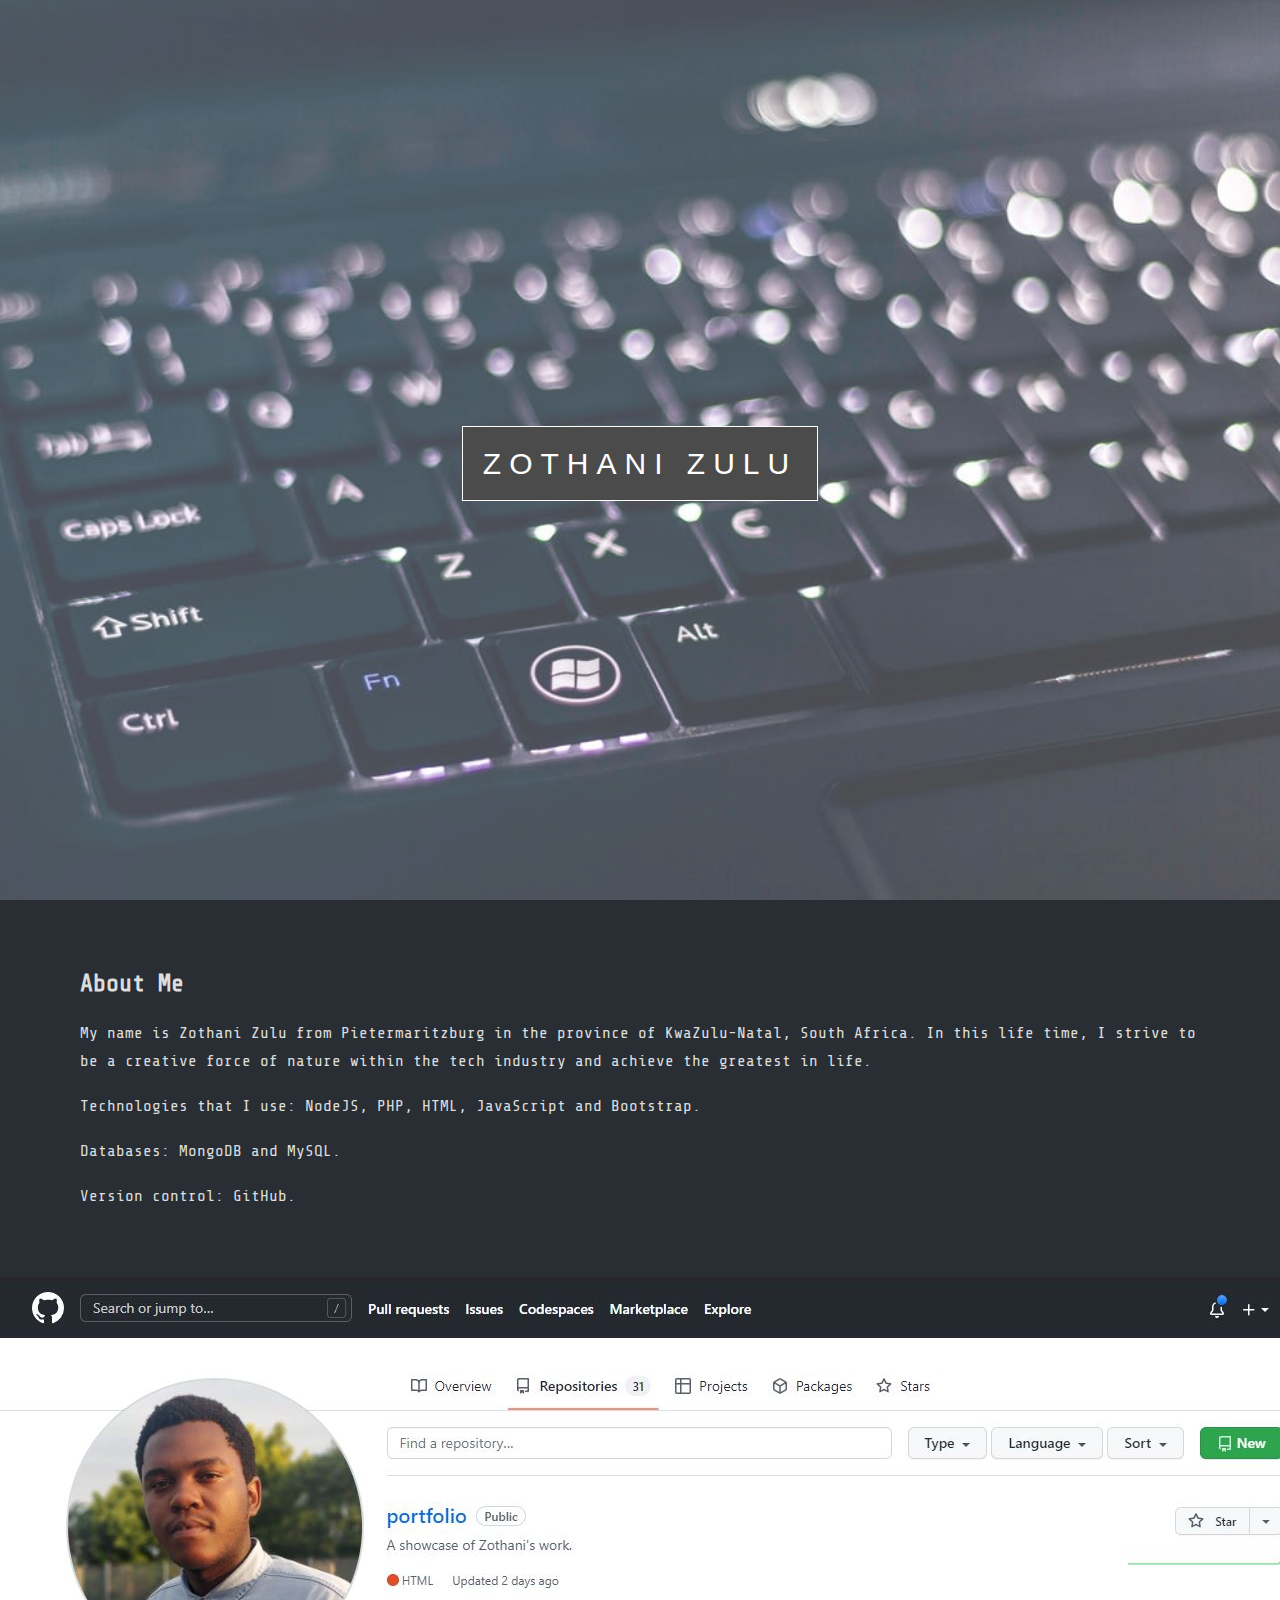
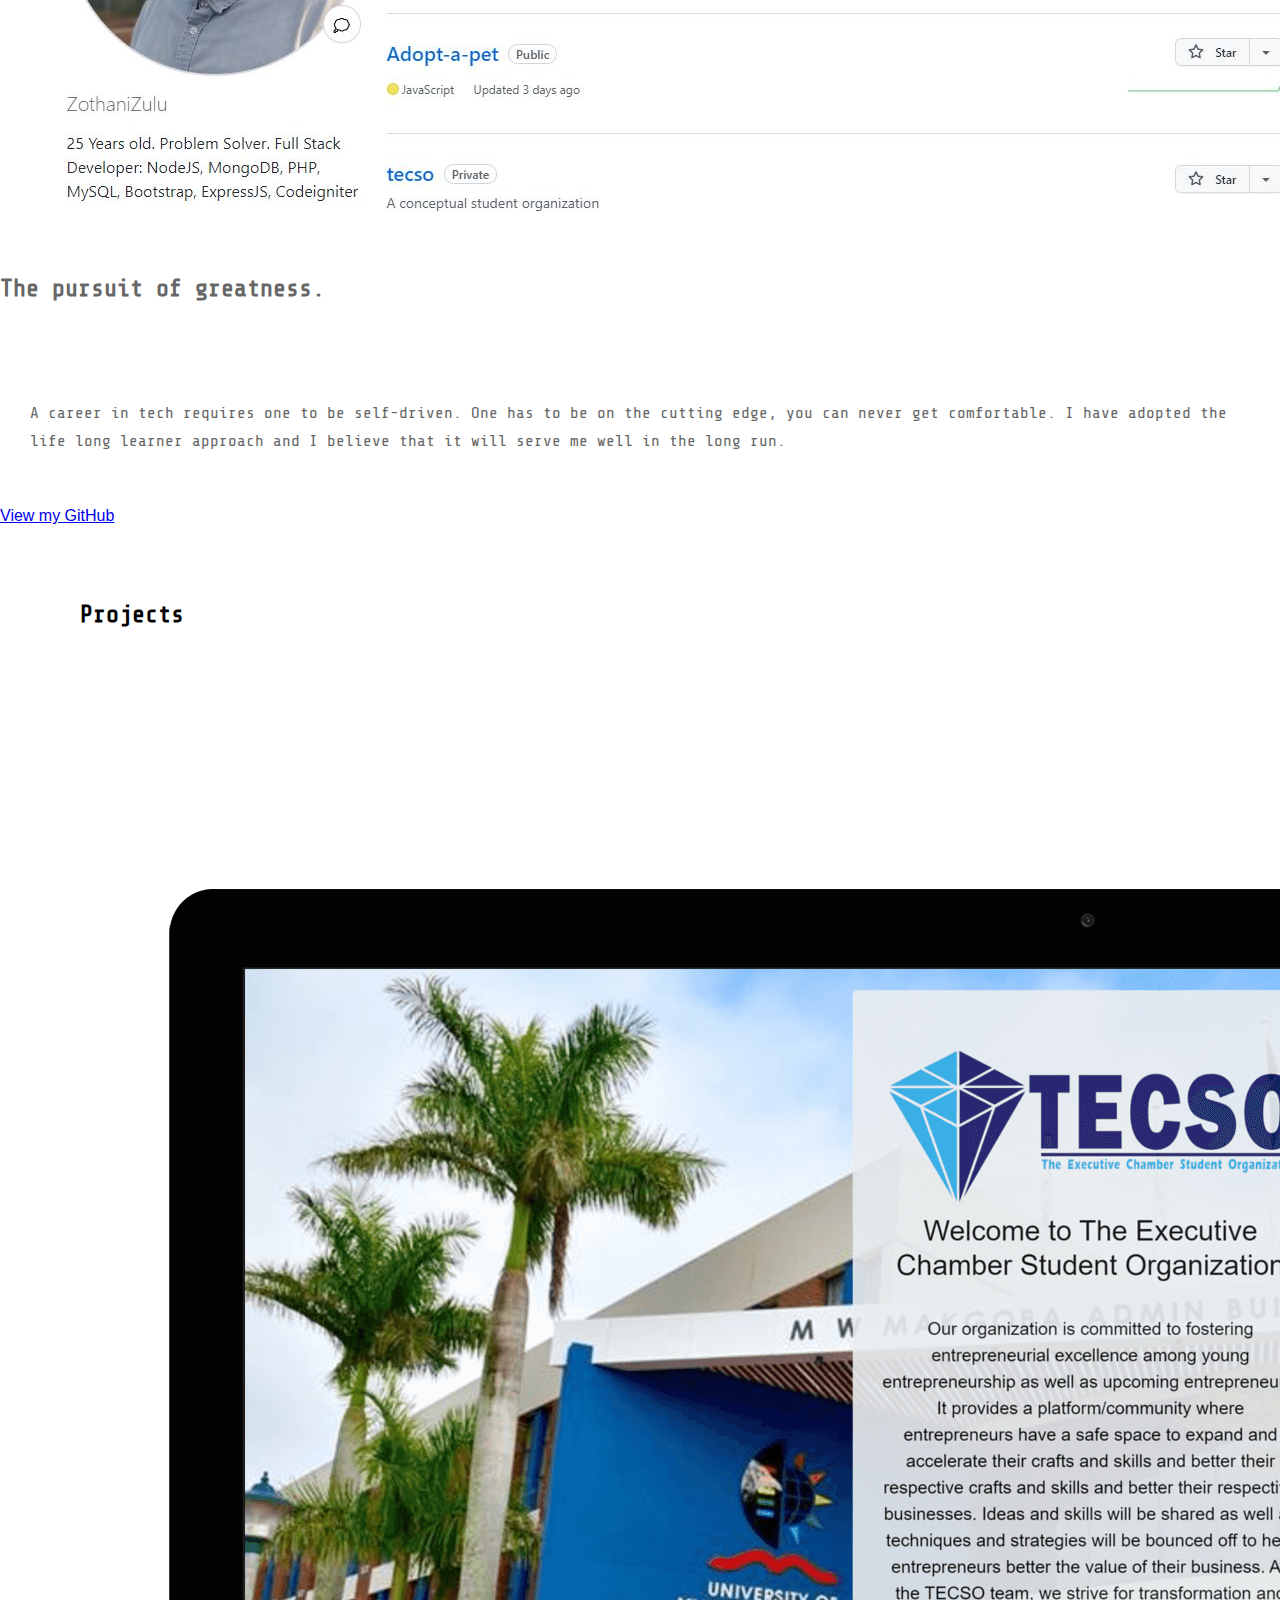
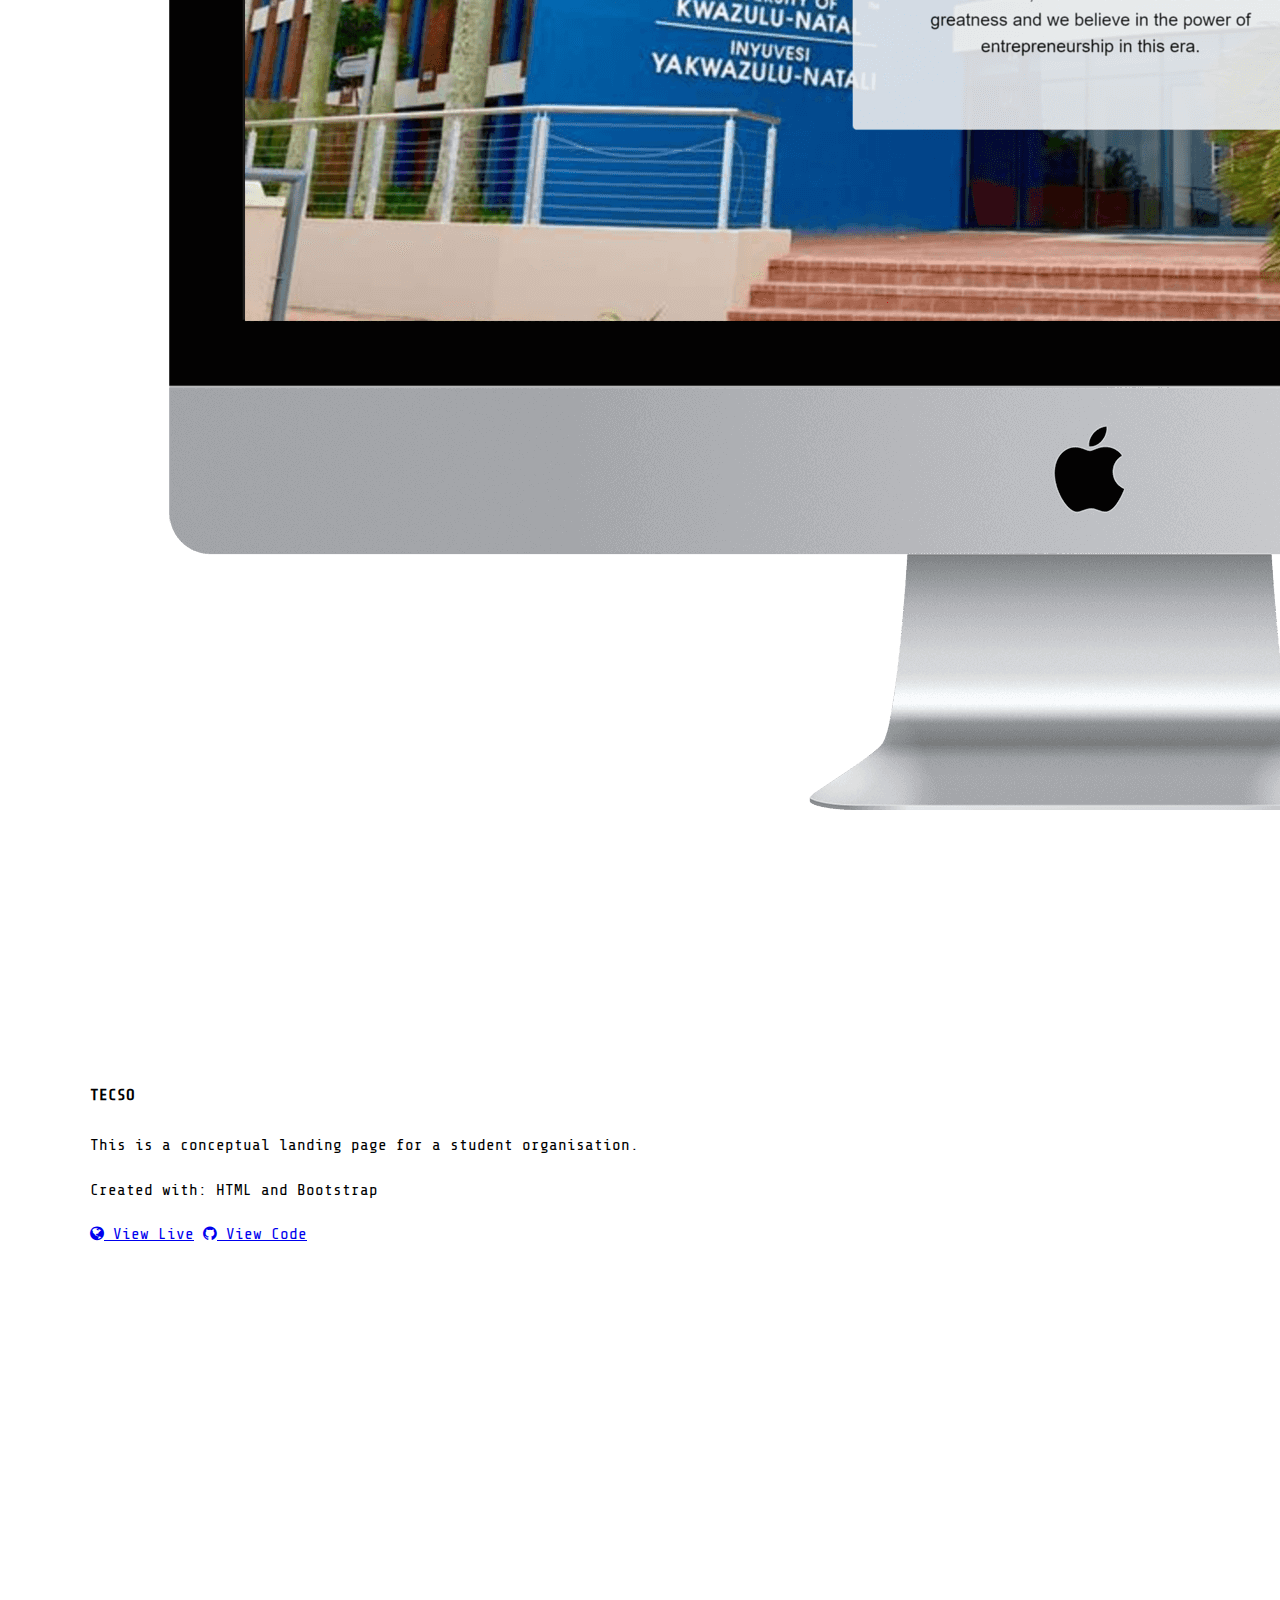
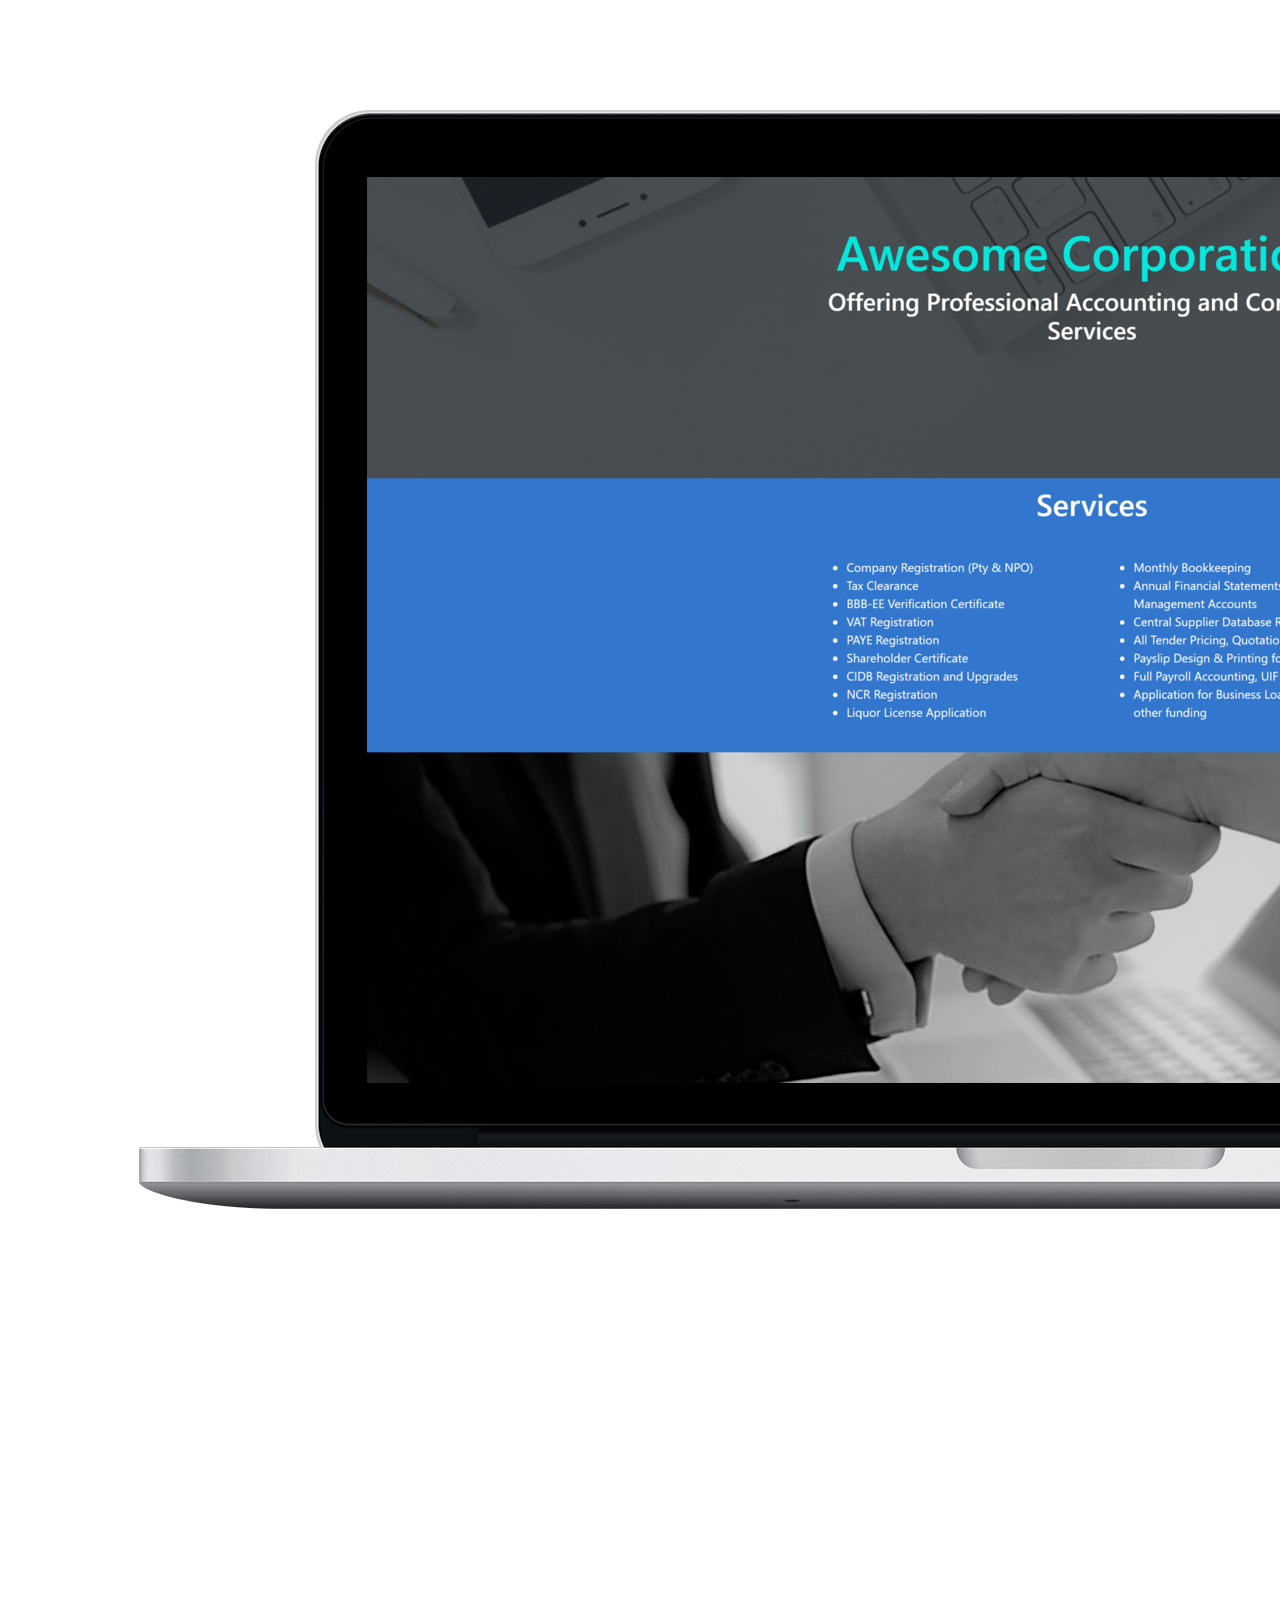
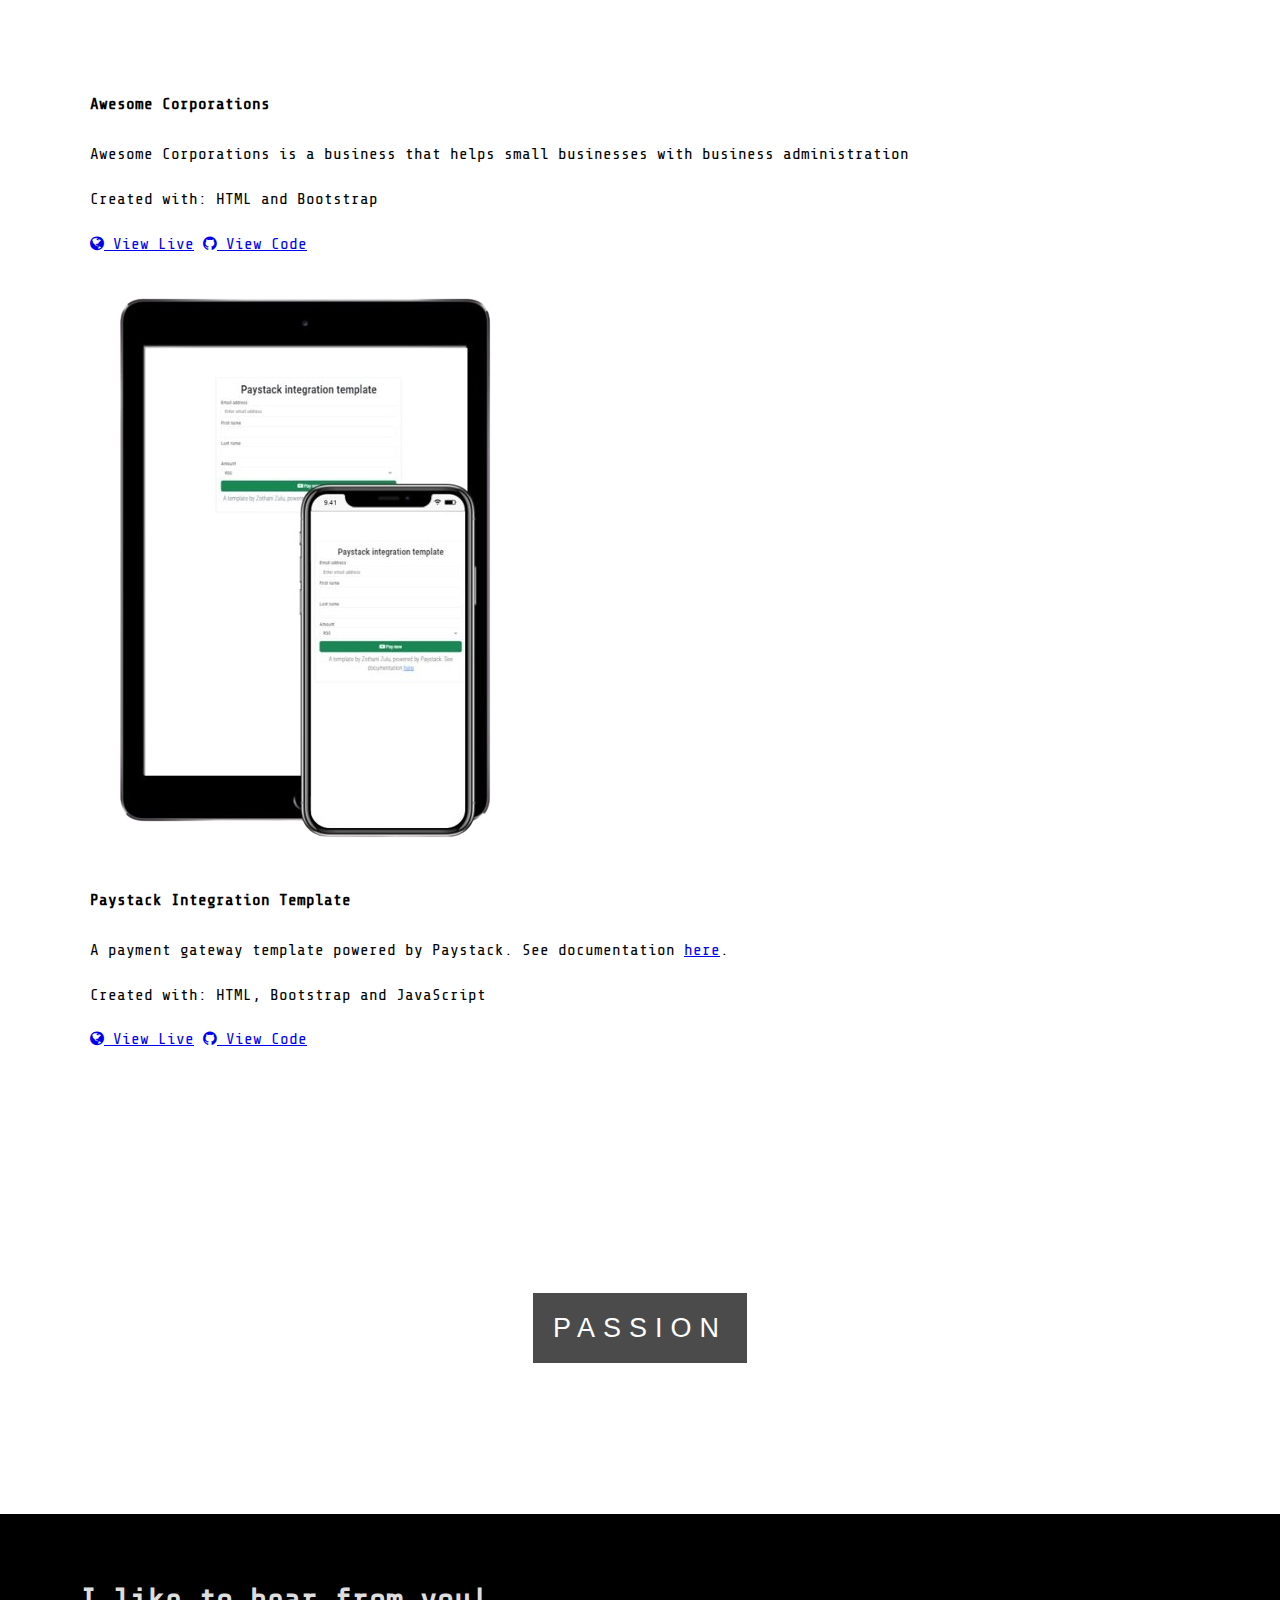
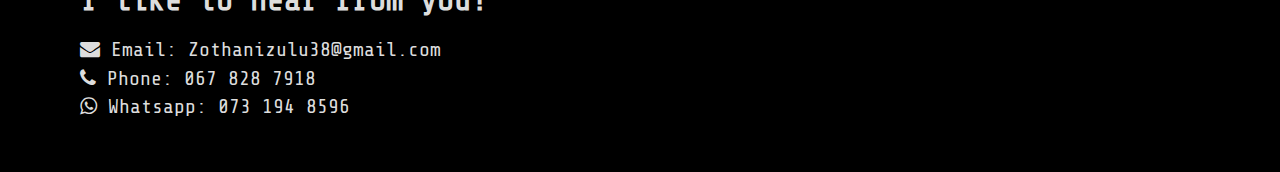
<file: index.html>
<!DOCTYPE html>
<html lang="en">
<head>
    <meta charset="UTF-8">
    <meta name="viewport" content="width=device-width, initial-scale=1.0">
    <meta http-equiv="X-UA-Compatible" content="ie=edge">
    <link rel="stylesheet" href="https://cdn.jsdelivr.net/npm/bootstrap@4.1.3/dist/css/bootstrap.min.css" integrity="sha384-MCw98/SFnGE8fJT3GXwEOngsV7Zt27NXFoaoApmYm81iuXoPkFOJwJ8ERdknLPMO" crossorigin="anonymous">
    <link rel="stylesheet" href="style.css" type="text/css">
    <link rel="stylesheet" href="font-awesome/css/font-awesome.min.css" type="text/css">
    <link rel="preconnect" href="https://fonts.googleapis.com">
    <link rel="preconnect" href="https://fonts.gstatic.com" crossorigin>
    <link href="https://fonts.googleapis.com/css2?family=Share+Tech+Mono&display=swap" rel="stylesheet">
    <title>Z Zulu</title>
</head>
<body>
   <div class="image1">
        <div class="paragraph-text">
           <span class="border trans">
                Zothani Zulu 
            </span> 
            <br>
        </div> 
    </div> 
    
    <section class="section1">
        <div class="row">
            <div class="col-lg-6 col-md-6 col-sm-12 col-xs-12 offset-lg-3 offset-md-3">
                <h2 class="text-center">About Me</h2>
                <p class="lead">
                    My name is Zothani Zulu from Pietermaritzburg in the province of KwaZulu-Natal, South Africa. In this life time, I strive to be a creative force of nature within the tech industry and achieve the greatest in life. 
                </p>

                <p class="lead">Technologies that I use: NodeJS, PHP, HTML, JavaScript and Bootstrap.</p>
                <p class="lead">Databases: MongoDB and MySQL.</p>
                <p class="lead">Version control: GitHub.</p>
            </div>
        </div>
    </section>
    
    <div class="row">
         <div class="col-lg-8 col-md-8 col-sm-12">
            <img src="images/github_projects.JPG" class="img-fluid" alt="Responsive image">
         </div>    
         <div class="col-lg-4 col-md-4 col-sm-12">
            <br>
            <h2 class="text-center githeading">The pursuit of greatness.</h2>
            <br>
            <p class="lead gitparagraph">A career in tech requires one to be self-driven. One has to be on the cutting edge, you can never get comfortable. I have adopted the life long learner approach and I believe that it will serve me well in the long run.</p>
            <div class="text-center">
                <a href="https://github.com/ZothaniZulu" target="_blank" class="btn btn-primary btn-lg" role="button">View my GitHub</a>
            </div>
         </div>    
    </div> 
        
        <section class="section2">
            
            <div class="row">
                <div class="col-lg-10 col-md-10 offset-lg-1 offset-md-1">
                    <h2 class="text-center">Projects</h2>
                    <div class="row">
                        <div class="col-md-4 mb-2">
                            <div class="card">
                                <img src="images/projects/Tecso.png" class="img-thumbnail" alt="...">
                                <div class="card-body d-flex flex-column">
                                  <h4 class="card-title text-center">TECSO</h4>
                                  <p class="card-text">This is a conceptual landing page for a student organisation.</p>
                                  <p class="card-text">Created with: HTML and Bootstrap</p>
                                    <a href="https://tecso.onrender.com" target="_blank" class="btn btn-info btn-lg active btn-block mt-auto" role="button"><i class="fa fa-globe" aria-hidden="true"></i> View Live</a>
                                    <a href="https://github.com/ZothaniZulu/tecso" target="_blank" class="btn btn-success btn-lg active btn-block" role="button"><i class="fa fa-github" aria-hidden="true"></i> View Code</a>
                                </div>
                              </div>
                        </div> 
                        <div class="col-md-4 mb-2">
                            <div class="card">
                                <img src="images/projects/awesome-corporations.png" class="img-thumbnail" alt="...">
                                <div class="card-body d-flex flex-column">
                                  <h4 class="card-title text-center">Awesome Corporations</h4>
                                  <p class="card-text">Awesome Corporations is a business that helps small businesses with business administration</p>
                                  <p class="card-text">Created with: HTML and Bootstrap</p>
                                    <a href="https://awesome-corporations.onrender.com" target="_blank" class="btn btn-info btn-lg active btn-block mt-auto" role="button"><i class="fa fa-globe" aria-hidden="true"></i> View Live</a>
                                    <a href="https://github.com/ZothaniZulu/awesome_corporations" target="_blank" class="btn btn-success btn-lg active btn-block" role="button"><i class="fa fa-github" aria-hidden="true"></i> View Code</a>
                                </div>
                              </div>
                        </div> 
                        <div class="col-md-4 mb-2">
                            <div class="card">
                                <img src="images/projects/Paystack-template.png" class="img-thumbnail" alt="...">
                                <div class="card-body d-flex flex-column">
                                  <h4 class="card-title text-center">Paystack Integration Template</h4>
                                  <p class="card-text">A payment gateway template powered by Paystack. See documentation <a href="https://paystack.com/docs/payments/accept-payments/">here</a>. </p>
                                  <p class="card-text">Created with: HTML, Bootstrap and JavaScript</p>
                                    <a href="https://zothanizulu.github.io/paystack_intergration_template/" target="_blank" class="btn btn-info btn-lg active btn-block mt-auto" role="button"><i class="fa fa-globe" aria-hidden="true"></i> View Live</a>
                                    <a href="https://github.com/ZothaniZulu/paystack_intergration_template" target="_blank" class="btn btn-success btn-lg active btn-block" role="button"><i class="fa fa-github" aria-hidden="true"></i> View Code</a>
                                </div>
                              </div>
                        </div> 
                    </div>
                    
                </div>
            </div>
            
        </section>

        <div class="image3">
                <div class="paragraph-text">
                   <span class="border">
                        Passion
                    </span> 
                </div> 
            </div> 
            
            <section class="section3">
                <div class="row">
                    <div class="col-lg-8 col-md-8 col-sm-12 col-xs-12 offset-lg-2">
                        <h1 class="contact-details-heading text-center">I like to hear from you!</h1>
                            <div class="contact-details text-center">
                                <i class="fa fa-envelope"></i> Email: Zothanizulu38@gmail.com
                                <br>
                                <i class="fa fa-phone phone-number"></i> Phone: 067 828 7918
                                <br>
                                <i class="fa fa-whatsapp whatsapp-number"></i> Whatsapp: 073 194 8596
                            </div>
                    </div>
                </div>
            </section>
</body>
</html>
</file>
<file: style.css>
body, html{
    height: 100%;
    margin: 0;
    font-size: 16px;
    font-family: "Lato", sans-serif;
    font-weight: 400;
    line-height: 1.8em;
    color: #666
}

.image1, .image3{
    position: relative;
    opacity: 0.70;
    background-position: center;
    background-size: cover;
    background-repeat: no-repeat;
    background-attachment: fixed;
     
}

.image1{
    background-image:url('images/image3.jpeg');
    min-height: 100%;
}

.image2{
    background-image:url('images/github_projects.JPG');
    opacity: 0.70;
    background-position: center;
    background-size: cover;
    background-repeat: no-repeat;
    min-height: 80%;
}

.image3{
    background-image:url('images/image4.jpeg');
    min-height: 400px;
}


.section1{
    background-color: #282e34;
    color: #ddd;
    padding: 50px 80px;
    font-family: 'Share Tech Mono', monospace;
}

.section2{
    background-color: #fff;
    color: black;
    padding: 50px 80px;
    font-family: 'Share Tech Mono', monospace;
}

.section3{
    background-color: #000;
    color: #ddd;
    padding: 50px 80px;
    font-family: 'Share Tech Mono', monospace !important;
}

.contact-details {
    font-size: 20px;
}

.paragraph-text{
    position: absolute;
    top: 50%;
    width: 100%;
    text-align: center;
    color: #000;
    font-size: 27px;
    letter-spacing: 8px;
    text-transform: uppercase;
}

.paragraph-text .border{
    background-color: #000;
    border: 1px white solid;
    color: #fff;
    padding: 20px;
}

.paragraph-text .border.trans{
    background-color: #000;
    color: #fff;
    border: 1px white solid;
    font-size: 30px;

}

.githeading{
    font-family: 'Share Tech Mono', monospace;
}

.gitparagraph{
    font-family: 'Share Tech Mono', monospace;
    padding: 30px;
}

.card{
    margin: 10px;
    height: 100% !important;
}
@media(max-width: 568px){
    .paragraph-text .border{
        background-color: #000;
        color:#fff;
        font-size: 14px;
        padding: 20px;
    }
    .paragraph-text .border.trans{
        background-color: #000;
        color: #fff;
        border: 1px white solid;
        font-size: 16px;
    
    }
    .section1{
        background-color: #282e34;
        color: #ddd;
        font-size: 14px;
        padding: 50px 80px;
    }
    
    .section2{
        background-color: #fff;
        color: black;
        font-size: 14px;
        padding: 50px 80px;
    }
    
    .section3{
        background-color: #282e34;
        color: #ddd;
        font-size: 14px;
        padding: 50px 80px;
    }

    .contact-details-heading{
        font-size: 18px;
    }

    .contact-details {
        font-size: 15px;
    }
}
</file>
